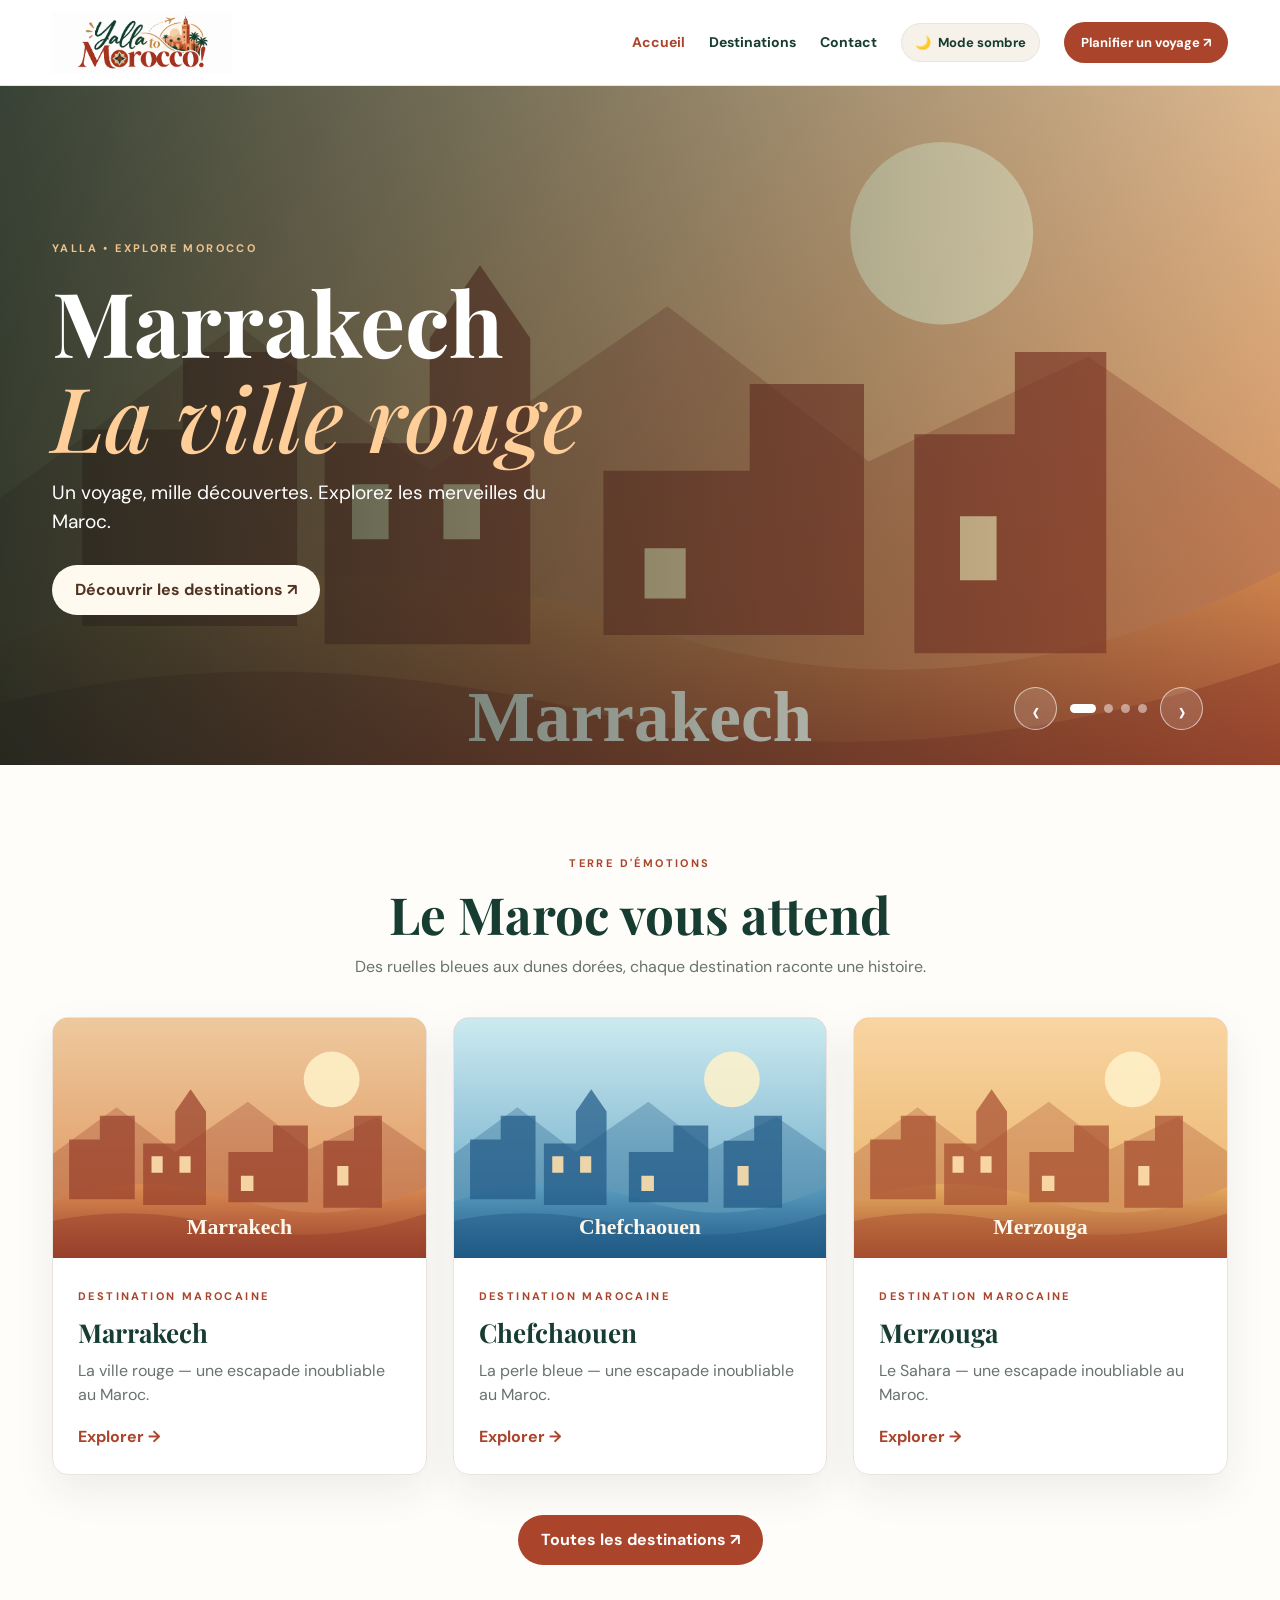
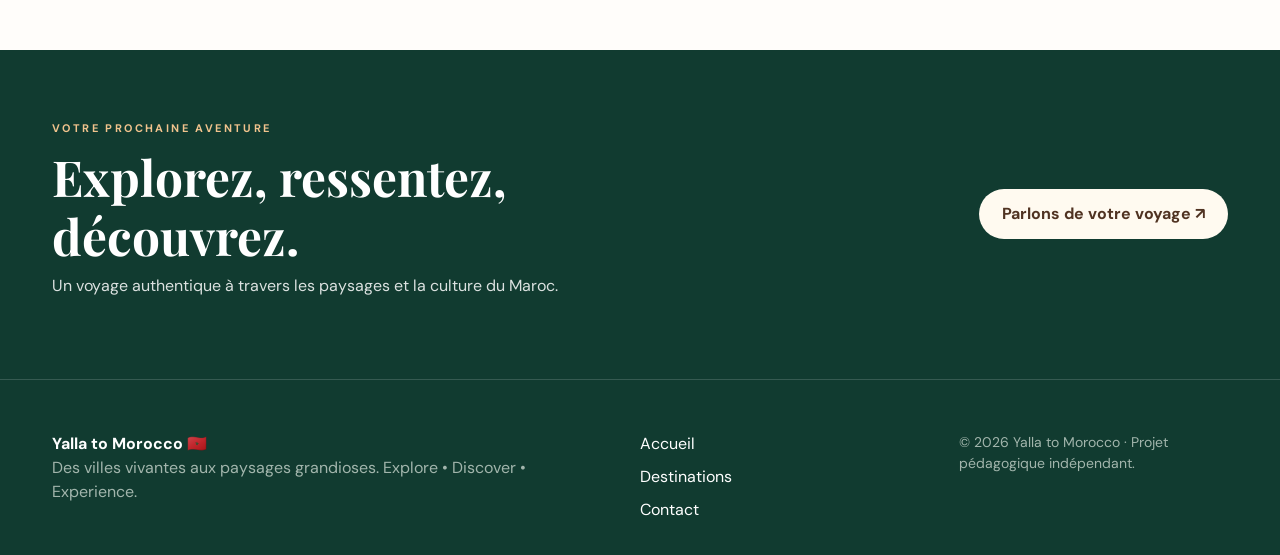
<file: yalla-to-morocco-complet/index.html>
<!DOCTYPE html>
<html lang="fr" data-theme="light"><head><meta charset="UTF-8"><meta name="viewport" content="width=device-width,initial-scale=1"><meta name="description" content="Découvrez les destinations du Maroc avec Yalla to Morocco."><title>Accueil | Yalla to Morocco</title><script>try{document.documentElement.dataset.theme=localStorage.getItem('yalla-theme')||'light'}catch(e){}</script><link rel="stylesheet" href="https://cdn.jsdelivr.net/npm/bootstrap@5.3.8/dist/css/bootstrap.min.css"><link rel="stylesheet" href="css/style.css"></head><body data-page="index"><header class="site-header"><div class="container nav-wrap"><a class="brand" href="index.html" aria-label="Yalla to Morocco, accueil"><img src="assets/logo-yalla.png" alt="Yalla to Morocco"></a><button id="menuToggle" class="menu-toggle" type="button" aria-label="Afficher le menu" aria-expanded="false">☰</button><nav id="mainMenu" class="main-menu" aria-label="Navigation principale"><a href="index.html" data-page="index">Accueil</a><a href="destinations.html" data-page="destinations">Destinations</a><a href="contact.html" data-page="contact">Contact</a><button id="themeToggle" class="theme-toggle" type="button" aria-label="Activer le mode sombre" aria-pressed="false"><span class="theme-symbol">🌙</span><span class="theme-text">Mode sombre</span></button><a class="btn btn-small" href="contact.html">Planifier un voyage ↗</a></nav></div></header><main><section class="hero" id="accueil"><article class="hero-slide is-active" data-slide="0"><img class="hero-image" src="https://images.unsplash.com/photo-1597212618440-806262de4f6b?w=1400&q=85" onerror="this.onerror=null;this.src='assets/marrakech.svg'" alt="Marrakech" loading="lazy"><div class="hero-shade"></div><div class="container hero-inner"><span class="eyebrow">YALLA • EXPLORE MOROCCO</span><h1>Marrakech<br><em>La ville rouge</em></h1><p>Un voyage, mille découvertes. Explorez les merveilles du Maroc.</p><a class="btn btn-cream" href="destinations.html">Découvrir les destinations ↗</a></div></article><article class="hero-slide " data-slide="1"><img class="hero-image" src="https://images.unsplash.com/photo-1539020140153-e479b8c22e70?w=1400&q=85" onerror="this.onerror=null;this.src='assets/chefchaouen.svg'" alt="Chefchaouen" loading="lazy"><div class="hero-shade"></div><div class="container hero-inner"><span class="eyebrow">YALLA • EXPLORE MOROCCO</span><h1>Chefchaouen<br><em>La perle bleue</em></h1><p>Un voyage, mille découvertes. Explorez les merveilles du Maroc.</p><a class="btn btn-cream" href="destinations.html">Découvrir les destinations ↗</a></div></article><article class="hero-slide " data-slide="2"><img class="hero-image" src="https://images.unsplash.com/photo-1509316785289-025f5b846b35?w=1400&q=85" onerror="this.onerror=null;this.src='assets/merzouga.svg'" alt="Merzouga" loading="lazy"><div class="hero-shade"></div><div class="container hero-inner"><span class="eyebrow">YALLA • EXPLORE MOROCCO</span><h1>Merzouga<br><em>Le Sahara</em></h1><p>Un voyage, mille découvertes. Explorez les merveilles du Maroc.</p><a class="btn btn-cream" href="destinations.html">Découvrir les destinations ↗</a></div></article><article class="hero-slide " data-slide="3"><img class="hero-image" src="https://images.unsplash.com/photo-1500375592092-40eb2168fd21?w=1400&q=85" onerror="this.onerror=null;this.src='assets/alhoceima.svg'" alt="Al Hoceïma" loading="lazy"><div class="hero-shade"></div><div class="container hero-inner"><span class="eyebrow">YALLA • EXPLORE MOROCCO</span><h1>Al Hoceïma<br><em>La Méditerranée</em></h1><p>Un voyage, mille découvertes. Explorez les merveilles du Maroc.</p><a class="btn btn-cream" href="destinations.html">Découvrir les destinations ↗</a></div></article><div class="hero-controls"><button type="button" id="prevSlide" aria-label="Image précédente">‹</button><div class="dots" id="slideDots" aria-label="Choisir une image"></div><button type="button" id="nextSlide" aria-label="Image suivante">›</button></div></section><section class="section intro"><div class="container"><div class="section-head"><span class="eyebrow dark">TERRE D'ÉMOTIONS</span><h2>Le Maroc vous attend</h2><p>Des ruelles bleues aux dunes dorées, chaque destination raconte une histoire.</p></div><div class="cards-grid"><article class="travel-card"><img class="card-image" src="https://images.unsplash.com/photo-1597212618440-806262de4f6b?w=1400&q=85" onerror="this.onerror=null;this.src='assets/marrakech.svg'" alt="Marrakech" loading="lazy"><div class="card-content"><span class="eyebrow">DESTINATION MAROCAINE</span><h3>Marrakech</h3><p>La ville rouge — une escapade inoubliable au Maroc.</p><a class="text-link" href="destinations.html">Explorer →</a></div></article><article class="travel-card"><img class="card-image" src="https://images.unsplash.com/photo-1539020140153-e479b8c22e70?w=1400&q=85" onerror="this.onerror=null;this.src='assets/chefchaouen.svg'" alt="Chefchaouen" loading="lazy"><div class="card-content"><span class="eyebrow">DESTINATION MAROCAINE</span><h3>Chefchaouen</h3><p>La perle bleue — une escapade inoubliable au Maroc.</p><a class="text-link" href="destinations.html">Explorer →</a></div></article><article class="travel-card"><img class="card-image" src="https://images.unsplash.com/photo-1509316785289-025f5b846b35?w=1400&q=85" onerror="this.onerror=null;this.src='assets/merzouga.svg'" alt="Merzouga" loading="lazy"><div class="card-content"><span class="eyebrow">DESTINATION MAROCAINE</span><h3>Merzouga</h3><p>Le Sahara — une escapade inoubliable au Maroc.</p><a class="text-link" href="destinations.html">Explorer →</a></div></article></div><div class="center"><a href="destinations.html" class="btn">Toutes les destinations ↗</a></div></div></section><section class="band"><div class="container band-inner"><div><span class="eyebrow">VOTRE PROCHAINE AVENTURE</span><h2>Explorez, ressentez, découvrez.</h2><p>Un voyage authentique à travers les paysages et la culture du Maroc.</p></div><a href="contact.html" class="btn btn-cream">Parlons de votre voyage ↗</a></div></section></main><footer class="footer"><div class="container footer-grid"><div><strong>Yalla to Morocco 🇲🇦</strong><p>Des villes vivantes aux paysages grandioses. Explore • Discover • Experience.</p></div><div><a href="index.html">Accueil</a><a href="destinations.html">Destinations</a><a href="contact.html">Contact</a></div><small>© 2026 Yalla to Morocco · Projet pédagogique indépendant.</small></div></footer><script src="https://cdn.jsdelivr.net/npm/bootstrap@5.3.8/dist/js/bootstrap.bundle.min.js"></script><script src="js/script.js"></script></body></html>
</file>
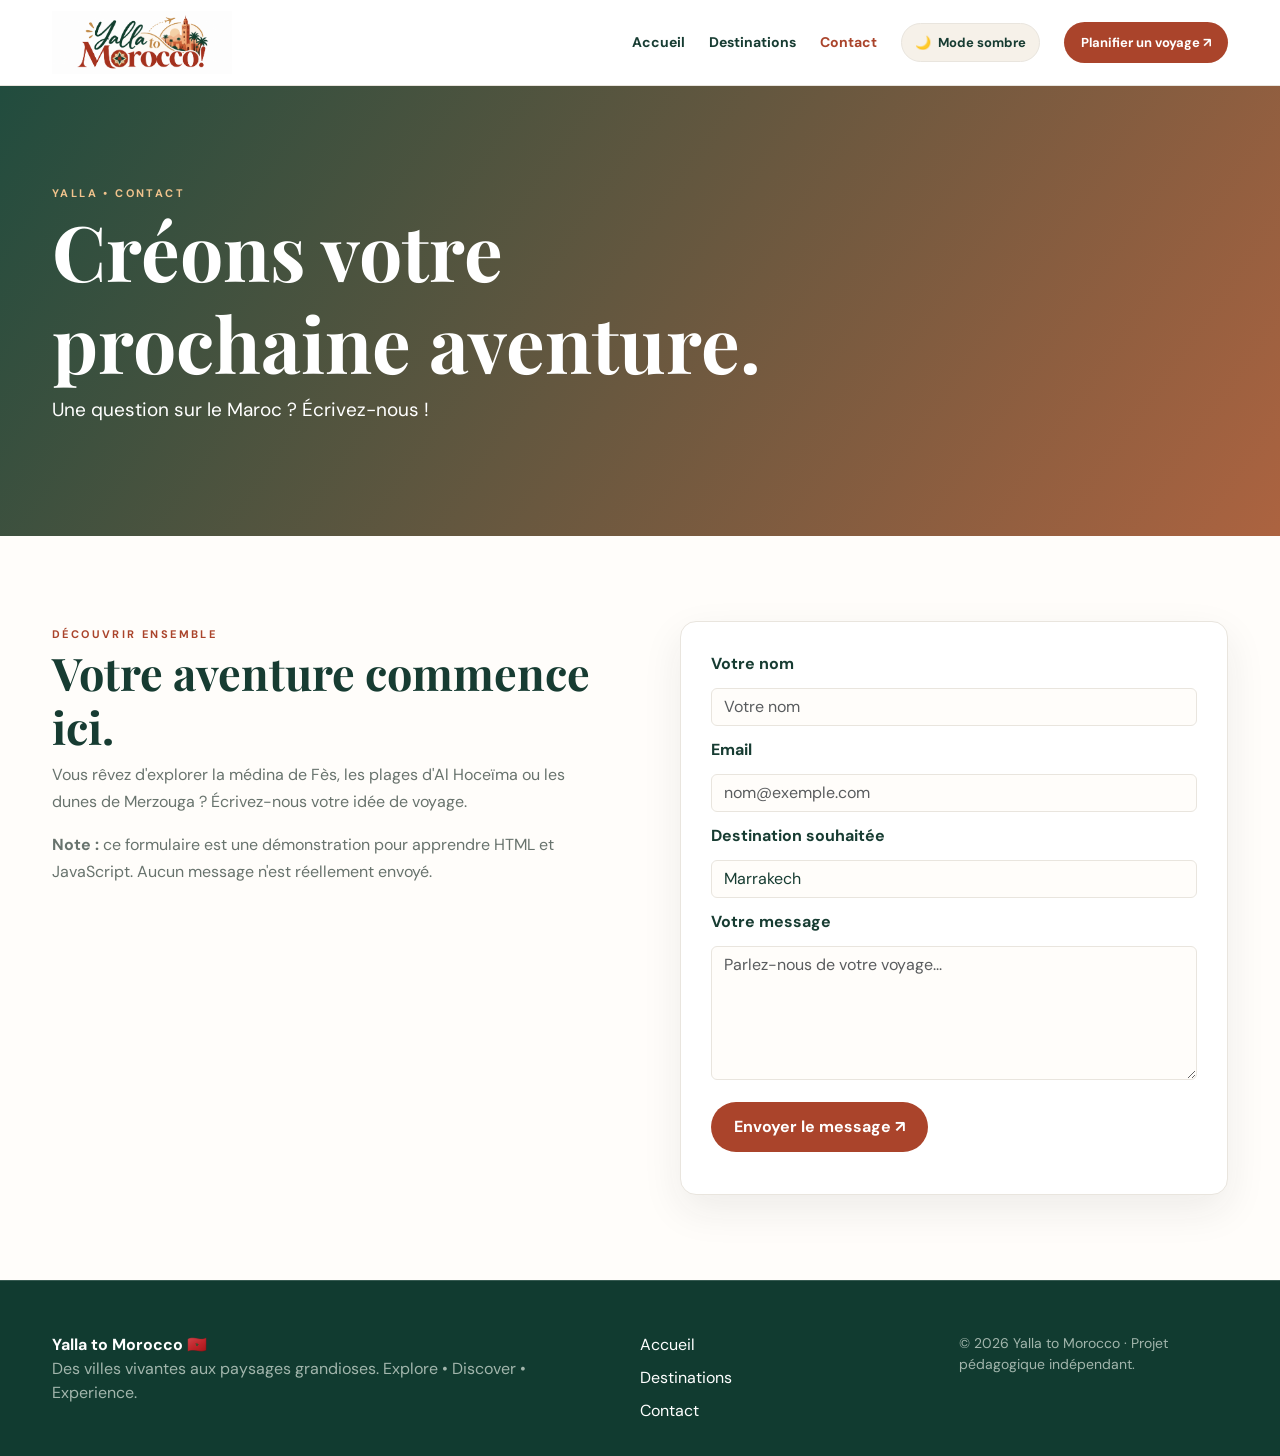
<file: yalla-to-morocco-complet/contact.html>
<!DOCTYPE html>
<html lang="fr" data-theme="light"><head><meta charset="UTF-8"><meta name="viewport" content="width=device-width,initial-scale=1"><meta name="description" content="Découvrez les destinations du Maroc avec Yalla to Morocco."><title>Contact | Yalla to Morocco</title><script>try{document.documentElement.dataset.theme=localStorage.getItem('yalla-theme')||'light'}catch(e){}</script><link rel="stylesheet" href="https://cdn.jsdelivr.net/npm/bootstrap@5.3.8/dist/css/bootstrap.min.css"><link rel="stylesheet" href="css/style.css"></head><body data-page="contact"><header class="site-header"><div class="container nav-wrap"><a class="brand" href="index.html" aria-label="Yalla to Morocco, accueil"><img src="assets/logo-yalla.png" alt="Yalla to Morocco"></a><button id="menuToggle" class="menu-toggle" type="button" aria-label="Afficher le menu" aria-expanded="false">☰</button><nav id="mainMenu" class="main-menu" aria-label="Navigation principale"><a href="index.html" data-page="index">Accueil</a><a href="destinations.html" data-page="destinations">Destinations</a><a href="contact.html" data-page="contact">Contact</a><button id="themeToggle" class="theme-toggle" type="button" aria-label="Activer le mode sombre" aria-pressed="false"><span class="theme-symbol">🌙</span><span class="theme-text">Mode sombre</span></button><a class="btn btn-small" href="contact.html">Planifier un voyage ↗</a></nav></div></header><main><section class="page-hero"><div class="container"><span class="eyebrow">YALLA • CONTACT</span><h1>Créons votre prochaine aventure.</h1><p>Une question sur le Maroc ? Écrivez-nous !</p></div></section><section class="section"><div class="container contact-grid"><div><span class="eyebrow dark">DÉCOUVRIR ENSEMBLE</span><h2>Votre aventure commence ici.</h2><p>Vous rêvez d'explorer la médina de Fès, les plages d'Al Hoceïma ou les dunes de Merzouga ? Écrivez-nous votre idée de voyage.</p><p><strong>Note :</strong> ce formulaire est une démonstration pour apprendre HTML et JavaScript. Aucun message n'est réellement envoyé.</p></div><form id="contactForm" class="contact-form"><label for="name">Votre nom</label><input id="name" name="name" class="form-control" type="text" required placeholder="Votre nom"><label for="email">Email</label><input id="email" name="email" class="form-control" type="email" required placeholder="nom@exemple.com"><label for="destination">Destination souhaitée</label><select id="destination" name="destination" class="form-select"><option>Marrakech</option><option>Chefchaouen</option><option>Merzouga</option><option>Fès</option><option>Essaouira</option><option>Al Hoceïma</option></select><label for="message">Votre message</label><textarea id="message" name="message" class="form-control" required rows="5" placeholder="Parlez-nous de votre voyage..."></textarea><button class="btn" type="submit">Envoyer le message ↗</button><p id="formFeedback" class="form-feedback" aria-live="polite"></p></form></div></section></main><footer class="footer"><div class="container footer-grid"><div><strong>Yalla to Morocco 🇲🇦</strong><p>Des villes vivantes aux paysages grandioses. Explore • Discover • Experience.</p></div><div><a href="index.html">Accueil</a><a href="destinations.html">Destinations</a><a href="contact.html">Contact</a></div><small>© 2026 Yalla to Morocco · Projet pédagogique indépendant.</small></div></footer><script src="https://cdn.jsdelivr.net/npm/bootstrap@5.3.8/dist/js/bootstrap.bundle.min.js"></script><script src="js/script.js"></script></body></html>
</file>
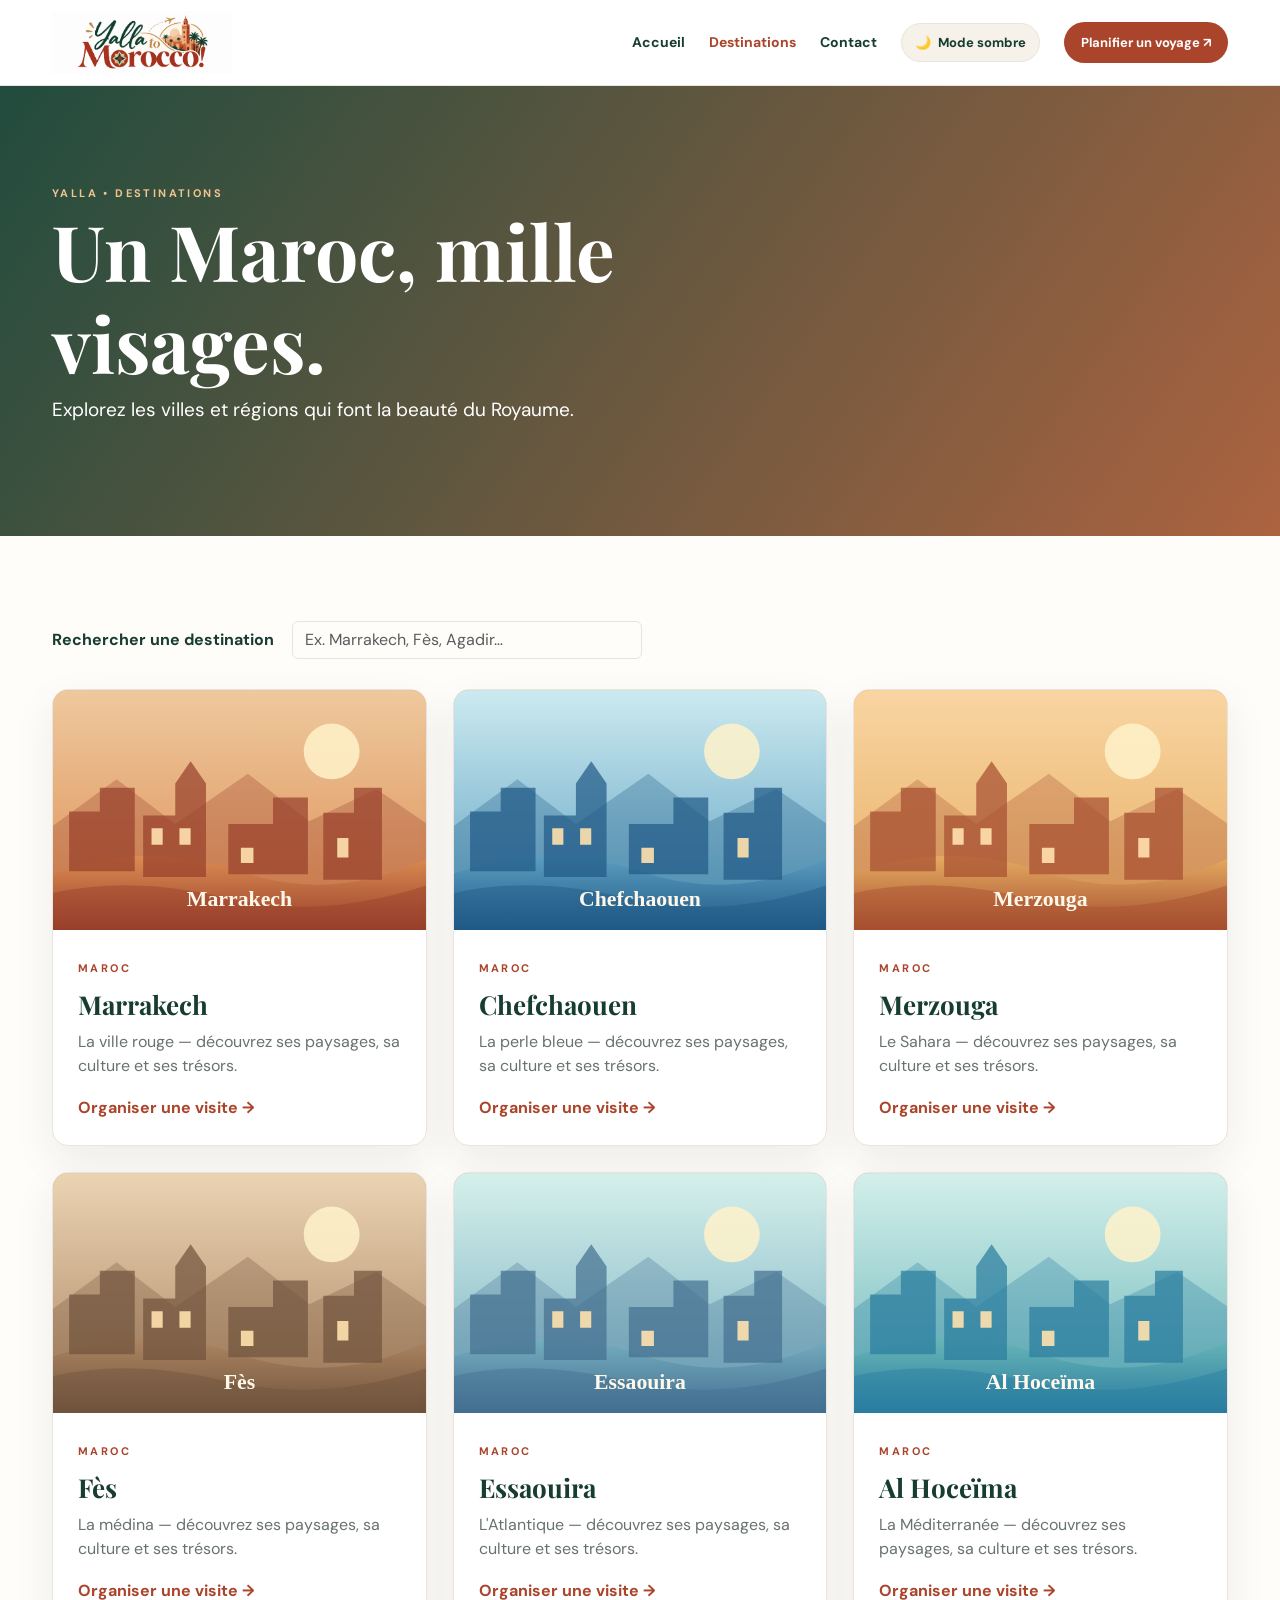
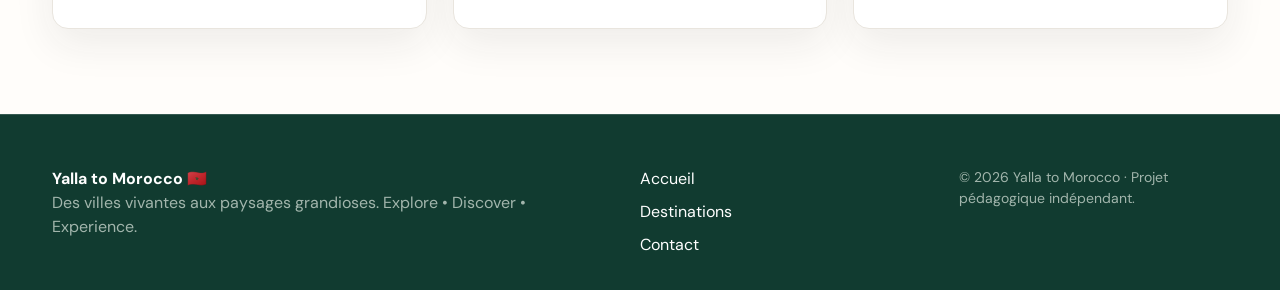
<file: yalla-to-morocco-complet/destinations.html>
<!DOCTYPE html>
<html lang="fr" data-theme="light"><head><meta charset="UTF-8"><meta name="viewport" content="width=device-width,initial-scale=1"><meta name="description" content="Découvrez les destinations du Maroc avec Yalla to Morocco."><title>Destinations | Yalla to Morocco</title><script>try{document.documentElement.dataset.theme=localStorage.getItem('yalla-theme')||'light'}catch(e){}</script><link rel="stylesheet" href="https://cdn.jsdelivr.net/npm/bootstrap@5.3.8/dist/css/bootstrap.min.css"><link rel="stylesheet" href="css/style.css"></head><body data-page="destinations"><header class="site-header"><div class="container nav-wrap"><a class="brand" href="index.html" aria-label="Yalla to Morocco, accueil"><img src="assets/logo-yalla.png" alt="Yalla to Morocco"></a><button id="menuToggle" class="menu-toggle" type="button" aria-label="Afficher le menu" aria-expanded="false">☰</button><nav id="mainMenu" class="main-menu" aria-label="Navigation principale"><a href="index.html" data-page="index">Accueil</a><a href="destinations.html" data-page="destinations">Destinations</a><a href="contact.html" data-page="contact">Contact</a><button id="themeToggle" class="theme-toggle" type="button" aria-label="Activer le mode sombre" aria-pressed="false"><span class="theme-symbol">🌙</span><span class="theme-text">Mode sombre</span></button><a class="btn btn-small" href="contact.html">Planifier un voyage ↗</a></nav></div></header><main><section class="page-hero"><div class="container"><span class="eyebrow">YALLA • DESTINATIONS</span><h1>Un Maroc, mille visages.</h1><p>Explorez les villes et régions qui font la beauté du Royaume.</p></div></section><section class="section"><div class="container"><div class="filter-row"><label for="searchCity">Rechercher une destination</label><input id="searchCity" class="form-control" type="search" placeholder="Ex. Marrakech, Fès, Agadir…"></div><div id="destinationGrid" class="cards-grid"><article class="travel-card" data-city="marrakech" data-name="marrakech"><img class="card-image" src="https://images.unsplash.com/photo-1597212618440-806262de4f6b?w=1400&q=85" onerror="this.onerror=null;this.src='assets/marrakech.svg'" alt="Marrakech" loading="lazy"><div class="card-content"><span class="eyebrow">MAROC</span><h3>Marrakech</h3><p>La ville rouge — découvrez ses paysages, sa culture et ses trésors.</p><a href="contact.html" class="text-link">Organiser une visite →</a></div></article><article class="travel-card" data-city="chefchaouen" data-name="chefchaouen"><img class="card-image" src="https://images.unsplash.com/photo-1539020140153-e479b8c22e70?w=1400&q=85" onerror="this.onerror=null;this.src='assets/chefchaouen.svg'" alt="Chefchaouen" loading="lazy"><div class="card-content"><span class="eyebrow">MAROC</span><h3>Chefchaouen</h3><p>La perle bleue — découvrez ses paysages, sa culture et ses trésors.</p><a href="contact.html" class="text-link">Organiser une visite →</a></div></article><article class="travel-card" data-city="merzouga" data-name="merzouga"><img class="card-image" src="https://images.unsplash.com/photo-1509316785289-025f5b846b35?w=1400&q=85" onerror="this.onerror=null;this.src='assets/merzouga.svg'" alt="Merzouga" loading="lazy"><div class="card-content"><span class="eyebrow">MAROC</span><h3>Merzouga</h3><p>Le Sahara — découvrez ses paysages, sa culture et ses trésors.</p><a href="contact.html" class="text-link">Organiser une visite →</a></div></article><article class="travel-card" data-city="fes" data-name="fès"><img class="card-image" src="https://images.unsplash.com/photo-1489749798305-4fea3ae63d43?w=1400&q=85" onerror="this.onerror=null;this.src='assets/fes.svg'" alt="Fès" loading="lazy"><div class="card-content"><span class="eyebrow">MAROC</span><h3>Fès</h3><p>La médina — découvrez ses paysages, sa culture et ses trésors.</p><a href="contact.html" class="text-link">Organiser une visite →</a></div></article><article class="travel-card" data-city="essaouira" data-name="essaouira"><img class="card-image" src="https://images.unsplash.com/photo-1519451241324-20b4ea2c4220?w=1400&q=85" onerror="this.onerror=null;this.src='assets/essaouira.svg'" alt="Essaouira" loading="lazy"><div class="card-content"><span class="eyebrow">MAROC</span><h3>Essaouira</h3><p>L'Atlantique — découvrez ses paysages, sa culture et ses trésors.</p><a href="contact.html" class="text-link">Organiser une visite →</a></div></article><article class="travel-card" data-city="alhoceima" data-name="al hoceïma"><img class="card-image" src="https://images.unsplash.com/photo-1500375592092-40eb2168fd21?w=1400&q=85" onerror="this.onerror=null;this.src='assets/alhoceima.svg'" alt="Al Hoceïma" loading="lazy"><div class="card-content"><span class="eyebrow">MAROC</span><h3>Al Hoceïma</h3><p>La Méditerranée — découvrez ses paysages, sa culture et ses trésors.</p><a href="contact.html" class="text-link">Organiser une visite →</a></div></article></div><p id="emptyState" hidden>Aucune destination trouvée. Essayez un autre nom.</p></div></section></main><footer class="footer"><div class="container footer-grid"><div><strong>Yalla to Morocco 🇲🇦</strong><p>Des villes vivantes aux paysages grandioses. Explore • Discover • Experience.</p></div><div><a href="index.html">Accueil</a><a href="destinations.html">Destinations</a><a href="contact.html">Contact</a></div><small>© 2026 Yalla to Morocco · Projet pédagogique indépendant.</small></div></footer><script src="https://cdn.jsdelivr.net/npm/bootstrap@5.3.8/dist/js/bootstrap.bundle.min.js"></script><script src="js/script.js"></script></body></html>
</file>
<file: yalla-to-morocco-complet/css/style.css>
@import url('https://fonts.googleapis.com/css2?family=DM+Sans:wght@400;500;600;700&family=Playfair+Display:wght@500;600;700&display=swap');
:root{--bg:#fffdfa;--surface:#fff;--ink:#173c32;--muted:#68736d;--accent:#aa442b;--accent-hover:#8e331e;--soft:#f6f1e9;--line:#e9e5de;--footer:#113b30;--shadow:0 15px 40px #252c2114;color-scheme:light}html[data-theme="dark"]{--bg:#111d1a;--surface:#1d2e29;--ink:#f6eee1;--muted:#b9c8bf;--accent:#df8664;--accent-hover:#eaa080;--soft:#182720;--line:#395349;--footer:#071710;--shadow:0 14px 40px #0005;color-scheme:dark}*{box-sizing:border-box}html{scroll-behavior:smooth}body{margin:0;background:var(--bg);color:var(--ink);font-family:'DM Sans',Arial,sans-serif;font-size:16px}h1,h2,h3{font-family:'Playfair Display',Georgia,serif;font-weight:700}a{text-decoration:none}.container{max-width:1200px}.site-header{position:sticky;top:0;z-index:100;background:var(--surface);box-shadow:0 1px 0 var(--line)}.nav-wrap{display:flex;align-items:center;justify-content:space-between;gap:24px;min-height:85px}.brand img{width:180px;height:67px;object-fit:contain}.main-menu{display:flex;align-items:center;gap:24px}.main-menu>a:not(.btn){color:var(--ink);font-size:14px;font-weight:700}.main-menu>a[aria-current="page"]{color:var(--accent)}.btn{background:var(--accent);color:#fff;border:0;border-radius:28px;padding:13px 23px;font-weight:700;display:inline-flex;align-items:center;justify-content:center;gap:8px}.btn:hover{background:var(--accent-hover);color:#fff}.btn-small{font-size:13px;padding:11px 17px}.theme-toggle{border:1px solid var(--line);background:var(--soft);color:var(--ink);border-radius:25px;padding:9px 13px;cursor:pointer;display:flex;align-items:center;gap:7px;font-size:13px;font-weight:700}.menu-toggle{display:none;border:0;background:transparent;color:var(--ink);font-size:27px}.hero{height:min(680px,78vh);min-height:440px;position:relative;background:#6f765f;overflow:hidden}.hero-slide{position:absolute;inset:0;opacity:0;visibility:hidden;transition:opacity .8s ease,visibility .8s;display:flex;align-items:center}.hero-slide.is-active{opacity:1;visibility:visible}.hero-image{position:absolute;inset:0;width:100%;height:100%;object-fit:cover}.hero-shade{position:absolute;inset:0;background:linear-gradient(90deg,#071f1bc9 0%,#071f1b5e 58%,#0001)}.hero-inner{position:relative;z-index:1;color:white;width:100%}.hero h1{font-size:clamp(3.2rem,7vw,6.5rem);line-height:1.06;margin:15px 0}.hero h1 em{color:#ffce99;font-weight:500}.hero p{font-size:clamp(1rem,2vw,1.2rem);max-width:500px;margin-bottom:28px}.eyebrow{font-size:11px;letter-spacing:2.4px;font-weight:700;color:#f1c38d}.eyebrow.dark{color:var(--accent)}.btn-cream{background:#fffaf0;color:#503322}.btn-cream:hover{background:#eedac3;color:#503322}.hero-controls{position:absolute;right:max(6%,25px);bottom:35px;z-index:5;display:flex;gap:13px;align-items:center}.hero-controls>button{width:43px;height:43px;border:1px solid #fff9;background:#fff2;color:white;border-radius:50%;font-size:30px;cursor:pointer}.dots{display:flex;gap:8px}.dot{width:9px;height:9px;border-radius:50%;border:0;background:#ffffff7a;padding:0}.dot.active{background:white;width:26px;border-radius:10px}.section{padding:85px 0}.intro{background:var(--bg)}.section-head{text-align:center;margin-bottom:38px}.section-head h2{font-size:clamp(2rem,4vw,3.4rem);margin:10px 0}.section-head p{color:var(--muted)}.cards-grid{display:grid;grid-template-columns:repeat(3,minmax(0,1fr));gap:26px}.travel-card{background:var(--surface);border-radius:16px;overflow:hidden;box-shadow:var(--shadow);border:1px solid var(--line);transition:transform .25s}.travel-card:hover{transform:translateY(-7px)}.card-image{width:100%;height:240px;object-fit:cover;display:block;background:#dba77c}.card-content{padding:25px}.card-content .eyebrow{color:var(--accent)}.card-content h3{font-size:26px;margin:10px 0}.card-content p{color:var(--muted);min-height:50px}.text-link{color:var(--accent);font-weight:700}.center{text-align:center;margin-top:40px}.band{background:var(--footer);padding:65px 0;color:white}.band-inner{display:flex;justify-content:space-between;align-items:center;gap:30px}.band h2{font-size:clamp(2rem,4vw,3.1rem);margin:8px 0;max-width:650px}.band p{opacity:.85}.footer{background:var(--footer);color:white;padding:52px 0 24px;border-top:1px solid #ffffff28}.footer-grid{display:grid;grid-template-columns:2fr 1fr 1fr;gap:50px}.footer p,.footer small{color:#e0eae1b3}.footer a{display:block;color:white;margin-bottom:9px}.page-hero{background:linear-gradient(125deg,#214c3e,#ac6340);padding:95px 0;color:white}.page-hero h1{font-size:clamp(2.8rem,6vw,5rem);max-width:800px}.page-hero p{font-size:19px}.filter-row{display:flex;gap:18px;align-items:center;margin-bottom:30px}.filter-row label{font-weight:700}.filter-row input{max-width:350px}.contact-grid{display:grid;grid-template-columns:1fr 1fr;gap:80px;align-items:start}.contact-grid h2{font-size:45px}.contact-grid p{color:var(--muted);line-height:1.7}.contact-form{padding:30px;border-radius:16px;background:var(--surface);border:1px solid var(--line);box-shadow:var(--shadow);display:grid;gap:12px}.contact-form label{font-weight:700}.contact-form .btn{justify-self:start;margin-top:10px}.form-feedback{margin:0!important;color:var(--accent)!important}.form-control,.form-select{background:var(--bg);color:var(--ink);border-color:var(--line)}.form-control:focus,.form-select:focus{background:var(--bg);color:var(--ink)}#emptyState{margin-top:30px;color:var(--muted)}@media(max-width:990px){.menu-toggle{display:block}.main-menu{display:none;position:absolute;top:85px;left:0;right:0;padding:22px 5%;background:var(--surface);box-shadow:var(--shadow);flex-direction:column;align-items:stretch}.main-menu.open{display:flex}.cards-grid{grid-template-columns:repeat(2,minmax(0,1fr))}.footer-grid{grid-template-columns:1fr 1fr}.contact-grid{gap:35px}}@media(max-width:640px){.brand img{width:143px}.nav-wrap{min-height:77px}.main-menu{top:77px}.hero{height:560px}.hero-shade{background:#061c19a3}.hero-controls{bottom:18px;right:20px}.cards-grid,.contact-grid,.footer-grid{grid-template-columns:1fr}.section{padding:56px 0}.band-inner{align-items:flex-start;flex-direction:column}.filter-row{align-items:stretch;flex-direction:column}.contact-grid h2{font-size:33px}}
</file>
